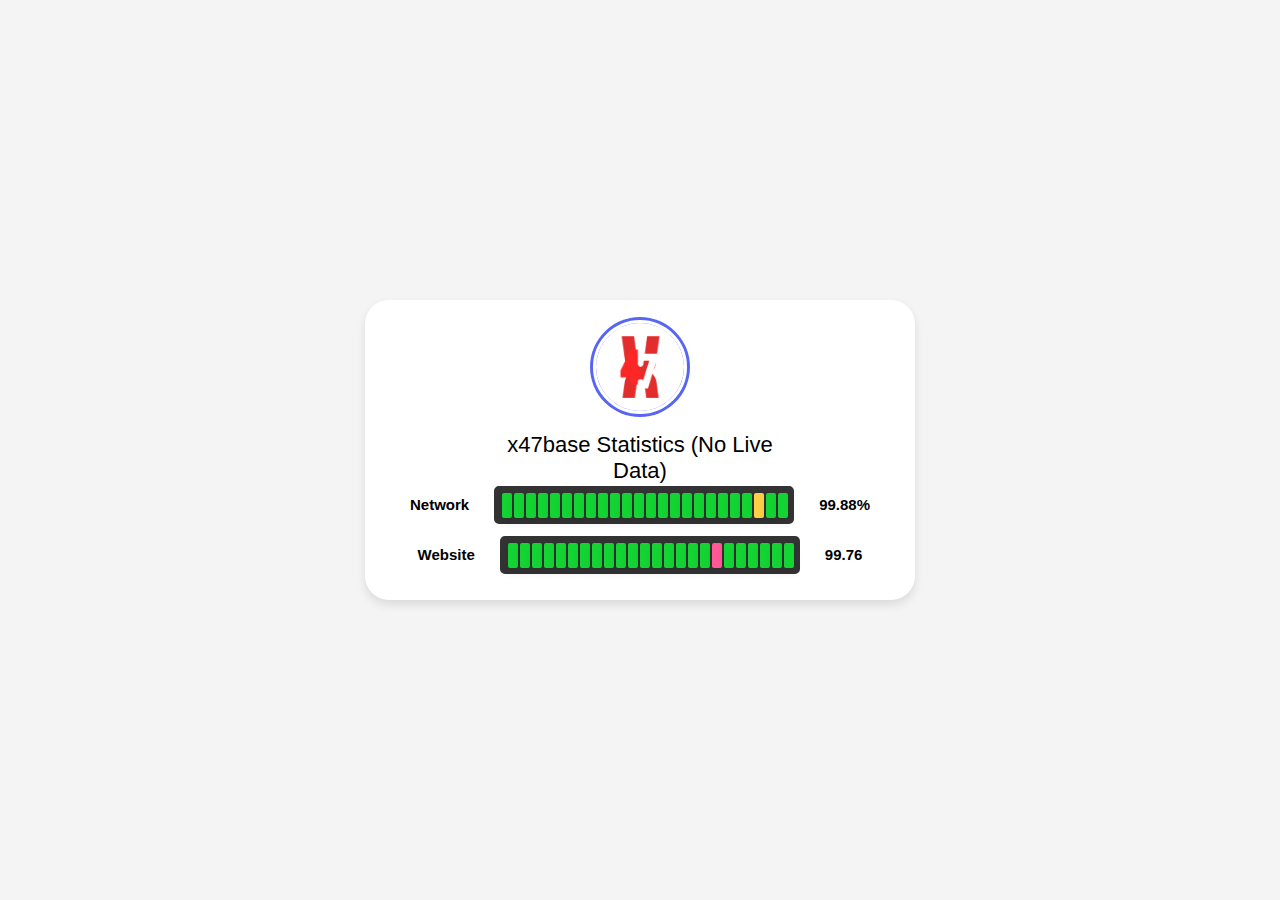
<file: index.html>
<!DOCTYPE html>
<html>
    <head>
        <meta charset="UTF-8">
        <meta http-equiv="X-UA-Compatible" content="IE=edge">
        <meta name="viewport" content="width=device-width, initial-scale=1.0">
    
        <!-- ============ CSS ============ -->
        <link rel="stylesheet" href="./src/css/status.css">
        <link rel="icon" type="image/x-icon" href="./src/img/x47.jpg">
    
        <!-- ============ Boxicons CSS ============ -->
        <link href="https://unpkg.com/boxicons@2.1.1/css/boxicons.min.css" rel="stylesheet">
    
        <title>Admin Panel</title>
    </head>
    <body>
        <section class="main" id="main">
            <div class="sub-main">
                <div class="text-data">
                    <div class="label">
                        <div class="image">
                            <img src="./src/img/x47.jpg" alt="" class="icon-img">
                        </div>
                        <span class="name">x47base Statistics (No Live Data)</span>
                    </div>
                    <div class="status">
                        <div class="track-percent">
                            <span class="details">Network</span>
                        </div>
                        <div class="sub-status">
                            <div class="track">
                                <div id="bar-1" class="bar"></div>
                                <div id="bar-2" class="bar"></div>
                                <div id="bar-3" class="bar"></div>
                                <div id="bar-4" class="bar"></div>
                                <div id="bar-5" class="bar "></div>
                                <div id="bar-6" class="bar"></div>
                                <div id="bar-7" class="bar"></div>
                                <div id="bar-8" class="bar"></div>
                                <div id="bar-9" class="bar"></div>
                                <div id="bar-10" class="bar"></div>
                                <div id="bar-11" class="bar"></div>
                                <div id="bar-12" class="bar"></div>
                                <div id="bar-13" class="bar"></div>
                                <div id="bar-14" class="bar"></div>
                                <div id="bar-15" class="bar"></div>
                                <div id="bar-16" class="bar"></div>
                                <div id="bar-17" class="bar"></div>
                                <div id="bar-18" class="bar"></div>
                                <div id="bar-19" class="bar"></div>
                                <div id="bar-20" class="bar"></div>
                                <div id="bar-21" class="bar"></div>
                                <div id="bar-22" class="bar degraded"></div>
                                <div id="bar-23" class="bar"></div>
                                <div id="bar-24" class="bar"></div>
                            </div>
                            <div class="track-percent">
                                <span class="details">99.88%</span>
                            </div>
                        </div>
                    </div>
                    <div class="status">
                        <div class="track-percent">
                            <span class="details">Website</span>
                        </div>
                        <div class="track">
                            <div id="bar-1" class="bar"></div>
                            <div id="bar-2" class="bar"></div>
                            <div id="bar-3" class="bar"></div>
                            <div id="bar-4" class="bar"></div>
                            <div id="bar-5" class="bar"></div>
                            <div id="bar-6" class="bar"></div>
                            <div id="bar-7" class="bar"></div>
                            <div id="bar-8" class="bar"></div>
                            <div id="bar-9" class="bar"></div>
                            <div id="bar-10" class="bar"></div>
                            <div id="bar-11" class="bar"></div>
                            <div id="bar-12" class="bar"></div>
                            <div id="bar-13" class="bar"></div>
                            <div id="bar-14" class="bar"></div>
                            <div id="bar-15" class="bar"></div>
                            <div id="bar-16" class="bar"></div>
                            <div id="bar-17" class="bar"></div>
                            <div id="bar-18" class="bar downtime"></div>
                            <div id="bar-19" class="bar"></div>
                            <div id="bar-20" class="bar"></div>
                            <div id="bar-21" class="bar"></div>
                            <div id="bar-22" class="bar"></div>
                            <div id="bar-23" class="bar"></div>
                            <div id="bar-24" class="bar"></div>
                        </div>
                        <div class="track-percent">
                            <span class="details">99.76</span>
                        </div>
                    </div>
                </div>
            </div>
        </section>
    </body>
</html>
</file>
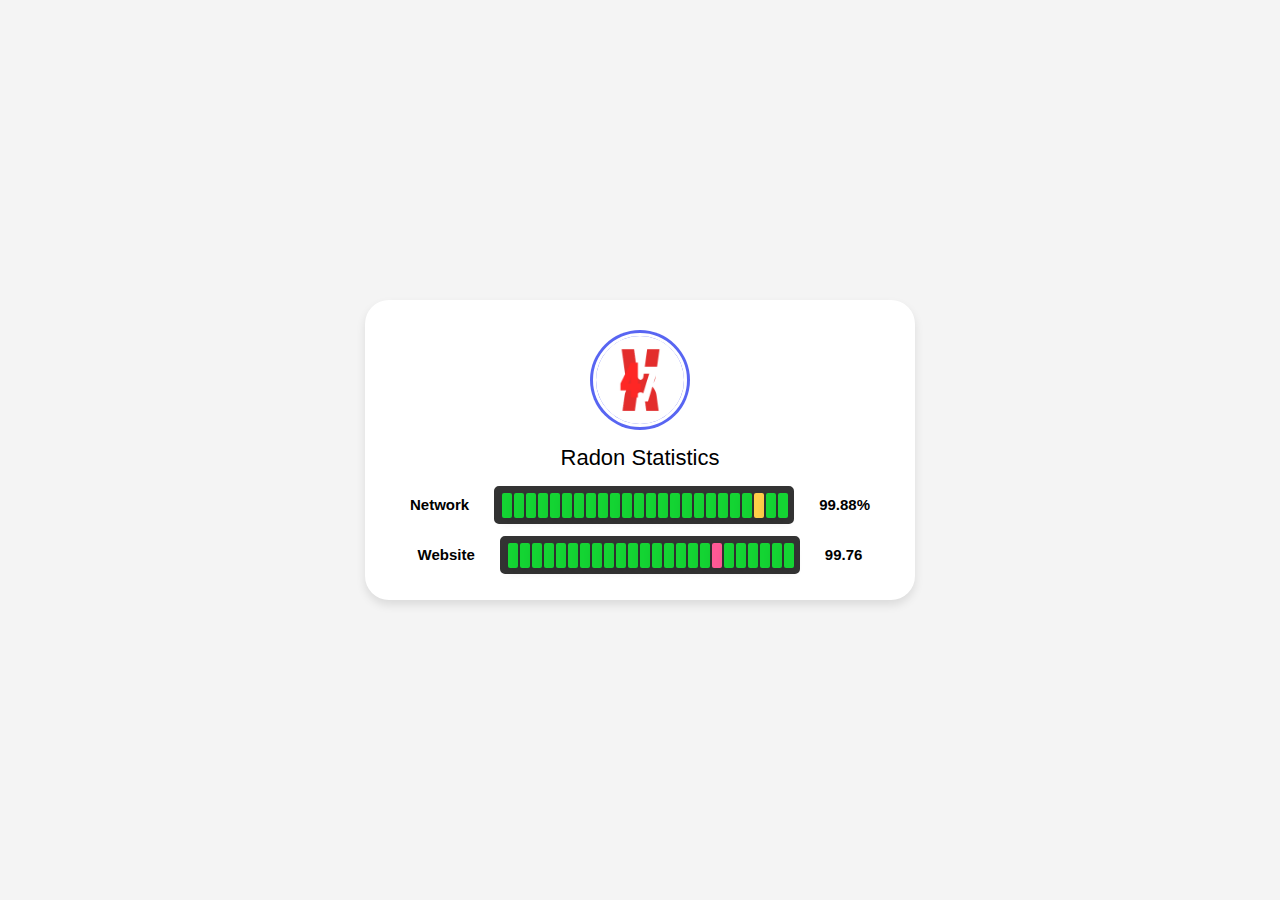
<file: status.html>
<!DOCTYPE html>
<html>
    <head>
        <meta charset="UTF-8">
        <meta http-equiv="X-UA-Compatible" content="IE=edge">
        <meta name="viewport" content="width=device-width, initial-scale=1.0">
    
        <!-- ============ CSS ============ -->
        <link rel="stylesheet" href="./src/css/status.css">
    
        <!-- ============ Boxicons CSS ============ -->
        <link href="https://unpkg.com/boxicons@2.1.1/css/boxicons.min.css" rel="stylesheet">
    
        <title>Admin Panel</title>
    </head>
    <body>
        <section class="main" id="main">
            <div class="sub-main">
                <div class="text-data">
                    <div class="label">
                        <div class="image">
                            <img src="./src/img/x47.jpg" alt="" class="icon-img">
                        </div>
                        <span class="name">Radon Statistics</span>
                    </div>
                    <div class="status">
                        <div class="track-percent">
                            <span class="details">Network</span>
                        </div>
                        <div class="sub-status">
                            <div class="track">
                                <div id="bar-1" class="bar"></div>
                                <div id="bar-2" class="bar"></div>
                                <div id="bar-3" class="bar"></div>
                                <div id="bar-4" class="bar"></div>
                                <div id="bar-5" class="bar "></div>
                                <div id="bar-6" class="bar"></div>
                                <div id="bar-7" class="bar"></div>
                                <div id="bar-8" class="bar"></div>
                                <div id="bar-9" class="bar"></div>
                                <div id="bar-10" class="bar"></div>
                                <div id="bar-11" class="bar"></div>
                                <div id="bar-12" class="bar"></div>
                                <div id="bar-13" class="bar"></div>
                                <div id="bar-14" class="bar"></div>
                                <div id="bar-15" class="bar"></div>
                                <div id="bar-16" class="bar"></div>
                                <div id="bar-17" class="bar"></div>
                                <div id="bar-18" class="bar"></div>
                                <div id="bar-19" class="bar"></div>
                                <div id="bar-20" class="bar"></div>
                                <div id="bar-21" class="bar"></div>
                                <div id="bar-22" class="bar degraded"></div>
                                <div id="bar-23" class="bar"></div>
                                <div id="bar-24" class="bar"></div>
                            </div>
                            <div class="track-percent">
                                <span class="details">99.88%</span>
                            </div>
                        </div>
                    </div>
                    <div class="status">
                        <div class="track-percent">
                            <span class="details">Website</span>
                        </div>
                        <div class="track">
                            <div id="bar-1" class="bar"></div>
                            <div id="bar-2" class="bar"></div>
                            <div id="bar-3" class="bar"></div>
                            <div id="bar-4" class="bar"></div>
                            <div id="bar-5" class="bar"></div>
                            <div id="bar-6" class="bar"></div>
                            <div id="bar-7" class="bar"></div>
                            <div id="bar-8" class="bar"></div>
                            <div id="bar-9" class="bar"></div>
                            <div id="bar-10" class="bar"></div>
                            <div id="bar-11" class="bar"></div>
                            <div id="bar-12" class="bar"></div>
                            <div id="bar-13" class="bar"></div>
                            <div id="bar-14" class="bar"></div>
                            <div id="bar-15" class="bar"></div>
                            <div id="bar-16" class="bar"></div>
                            <div id="bar-17" class="bar"></div>
                            <div id="bar-18" class="bar downtime"></div>
                            <div id="bar-19" class="bar"></div>
                            <div id="bar-20" class="bar"></div>
                            <div id="bar-21" class="bar"></div>
                            <div id="bar-22" class="bar"></div>
                            <div id="bar-23" class="bar"></div>
                            <div id="bar-24" class="bar"></div>
                        </div>
                        <div class="track-percent">
                            <span class="details">99.76</span>
                        </div>
                    </div>
                </div>
            </div>
        </section>
    </body>
</html>
</file>
<file: src/css/status.css>
@import url("https://fonts.googleapis.com/css2?family=Poppins:wght@300;400;500;600&display=swap");

:root{
    --uptime-color: #14d433; /* up / green */
    --degraded-color: #ffce48; /* degraded / yellow */
    --downtime-color: #ff5996; /* down / red */
    --pending-color: #a3acba; /* pending / gray */

    /* ===== Colors ===== */
    --body-color: #E4E9F7;
    --light-color: #FFF;
    --card-color: #FFF;

    --primary-color: #ff0017;/*#4e2a97;*/
    --primary-color-lighter: #e3546a;/*#5930ac;*/

    --light-one: #fff;
    --light-two: #f9fafb;
    --light-three: #f6f7fb;

    --dark-one: #333;
    --dark-two: #7a7a7a;

    --main-color: #256590;
    --main-color-darker: #254590;


    /* ====== Transition ====== */
    --tran-03: all 0.2s ease;
    --tran-03: all 0.3s ease;
    --tran-04: all 0.3s ease;
    --tran-05: all 0.3s ease;
}

* {
    margin: 0;
    padding: 0;
    box-sizing: border-box;
    font-family: "Roboto", sans-serif;
}

body {
    height: 100vh;
    display: flex;
    align-items: center;
    justify-content: center;
    background-color: #f4f4f4;
}

.main {
    display: flex;
    flex-direction: column;
    gap: 1rem;
    align-items: center;
    max-width: 550px;
    width: 100%;
    background-color: #fff;
    border-radius: 24px;
    padding: 25px;
    box-shadow: 0 5px 10px rgba(0, 0, 0, 0.1);
}

.main .text-data {
    gap: 10px;
    text-align: center;
}

.main ul {
    list-style: none;
}

.main a {
    text-decoration: none;
}

.image {
    position: relative;
    height: 100px;
    width: 100px;
    border-radius: 50%;
    background-color: #5865F2;
    padding: 3px;
    margin-bottom: 10px;
}

.image .icon-img {
    height: 100%;
    width: 100%;
    object-fit: cover;
    border-radius: 50%;
    border: 3px solid #fff;
}

.main .text-data {
    display: flex;
    flex-direction: column;
    align-items: center;
}

.text-data .name {
    font-family: "Roboto", sans-serif;
    font-size: 22px;
    font-weight: 500;
}

.text-data .details {
    font-family: "Roboto", sans-serif;
    font-size: 15px;
    font-weight: 400;
}

.label {
    width: 300px;
    height: 150px;
    display: flex;
    flex-direction: column;
    align-items: center;
    align-content: center;
    justify-content: center;
    gap: 5px;
}

/* STATUS BAR */


div.track, div.bar {
    box-sizing: border-box;
    position: relative;
}
 
.status {
    width: 500px;
    height: 40px;
    display: flex;
    flex-direction: row;
    align-items: center;
    align-content: center;
    justify-content: center;
    gap: 25px;
}

.status .sub-status {
    display: flex;
    flex-direction: row;
    justify-content: center;
    align-items: center;
    align-content: center;
    gap: 25px;
}

.status .track {
    border-radius: 5px;
    border: solid 3px #333;
    background-color: #333333;
    padding-left: 4px;
    position: relative;
    height: 37.5px;
    width: 300px;
}

.status .track-percent .details{
    font-family: "Roboto", sans-serif;
    font-weight: 800;
}
 
.status .track .bar {
    height: 25px;
    width: 10px;
    margin: 1px;
    background-color: var(--uptime-color);
    position: relative;
    border-radius:2px;
    box-shadow: 0 5px 10px rgba(0, 0, 0, 0.1);
    top: 3px;
    float: left;
    clear: top;
}

.status .track .bar.uptime {
    background-color: var(--uptime-color);
}
.status .track .bar.degraded {
    background-color: var(--degraded-color);
}
.status .track .bar.downtime{
    background-color: var(--downtime-color);
}
.status .track .bar.pending{
    background-color: var(--pending-color);
}
</file>
